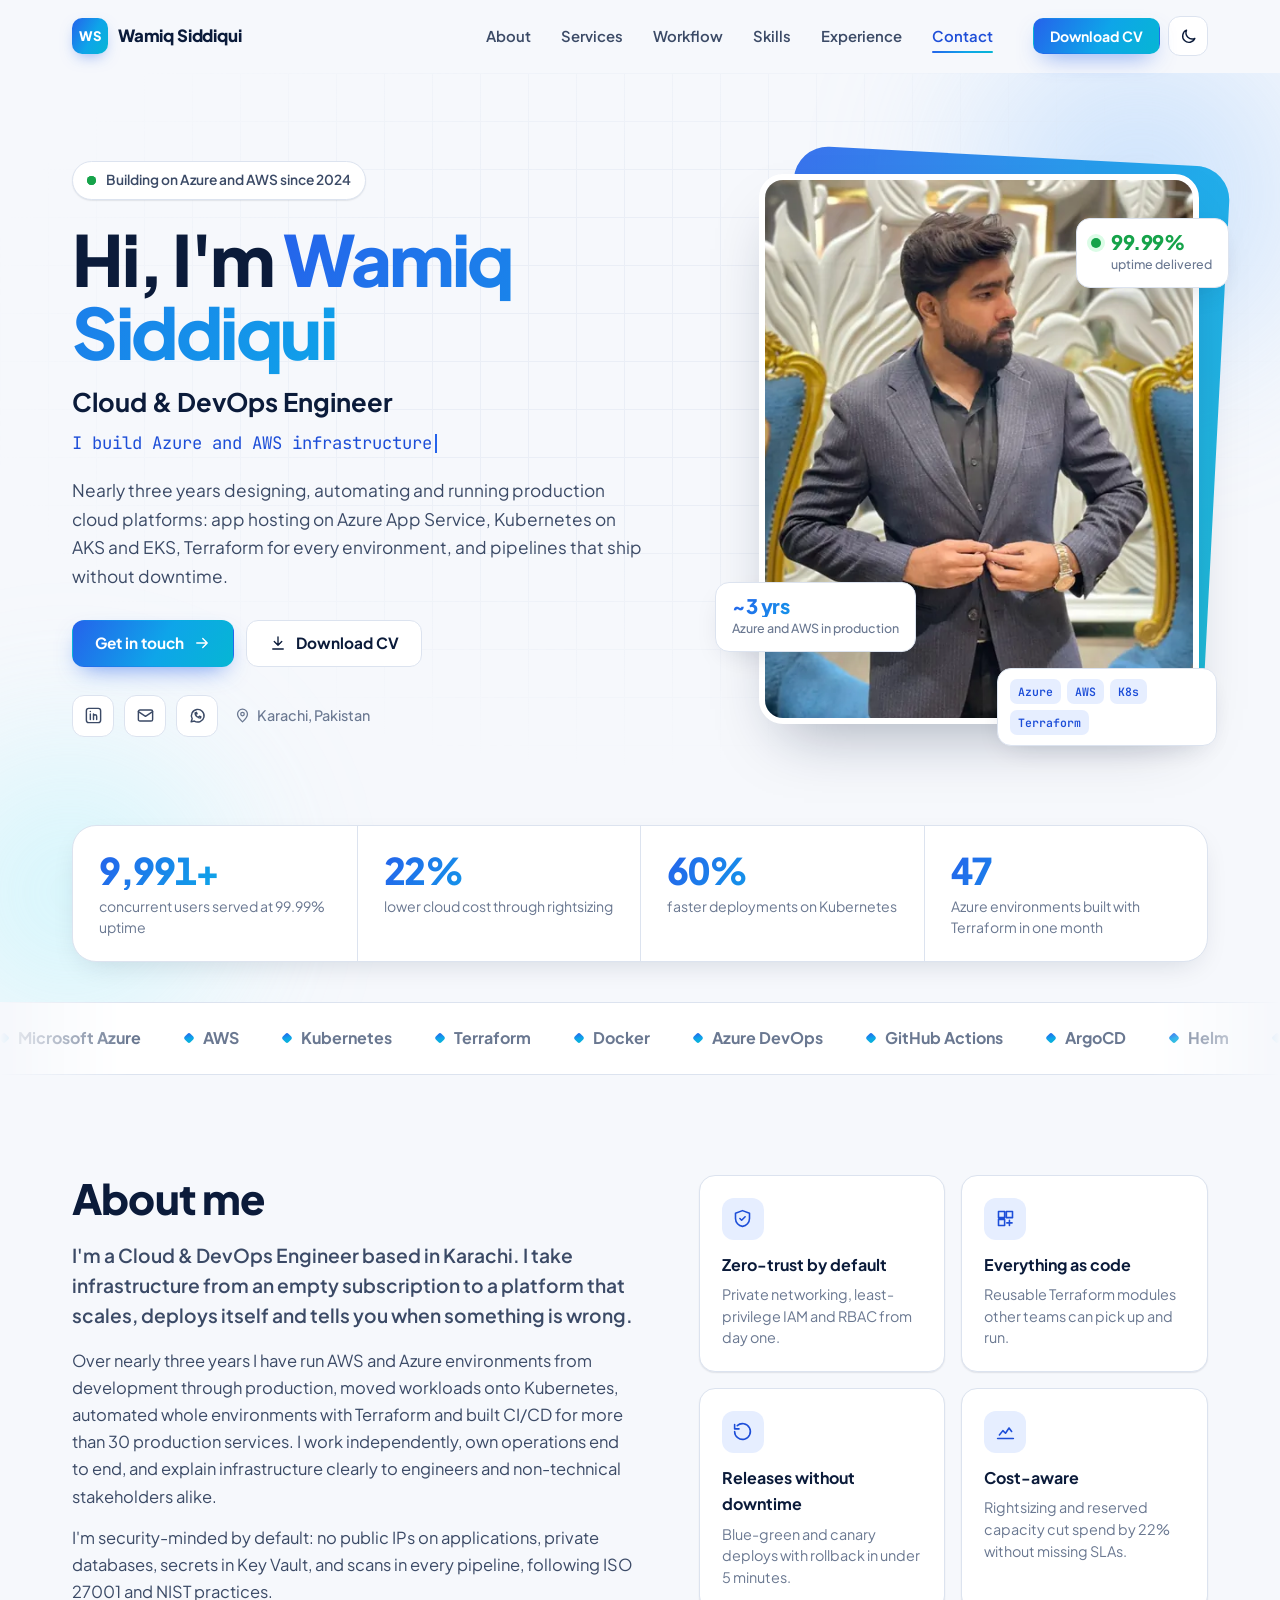
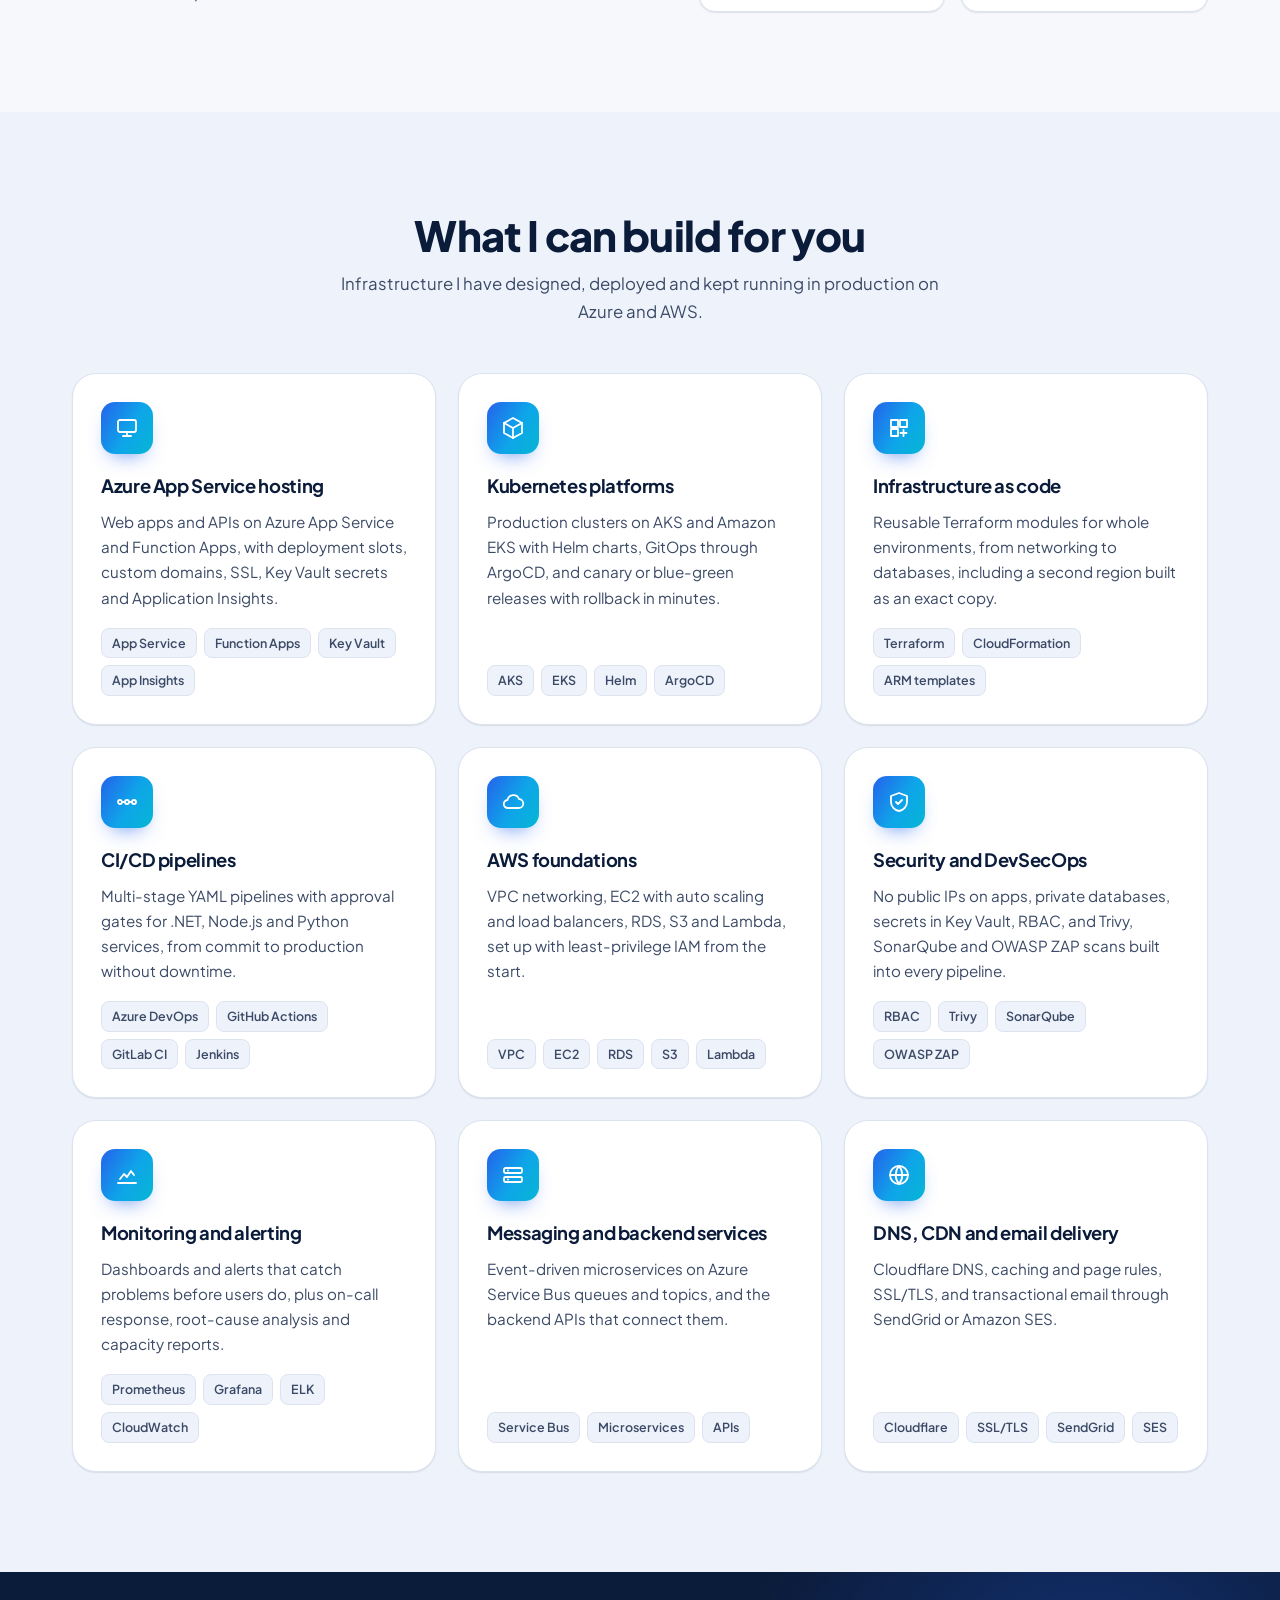
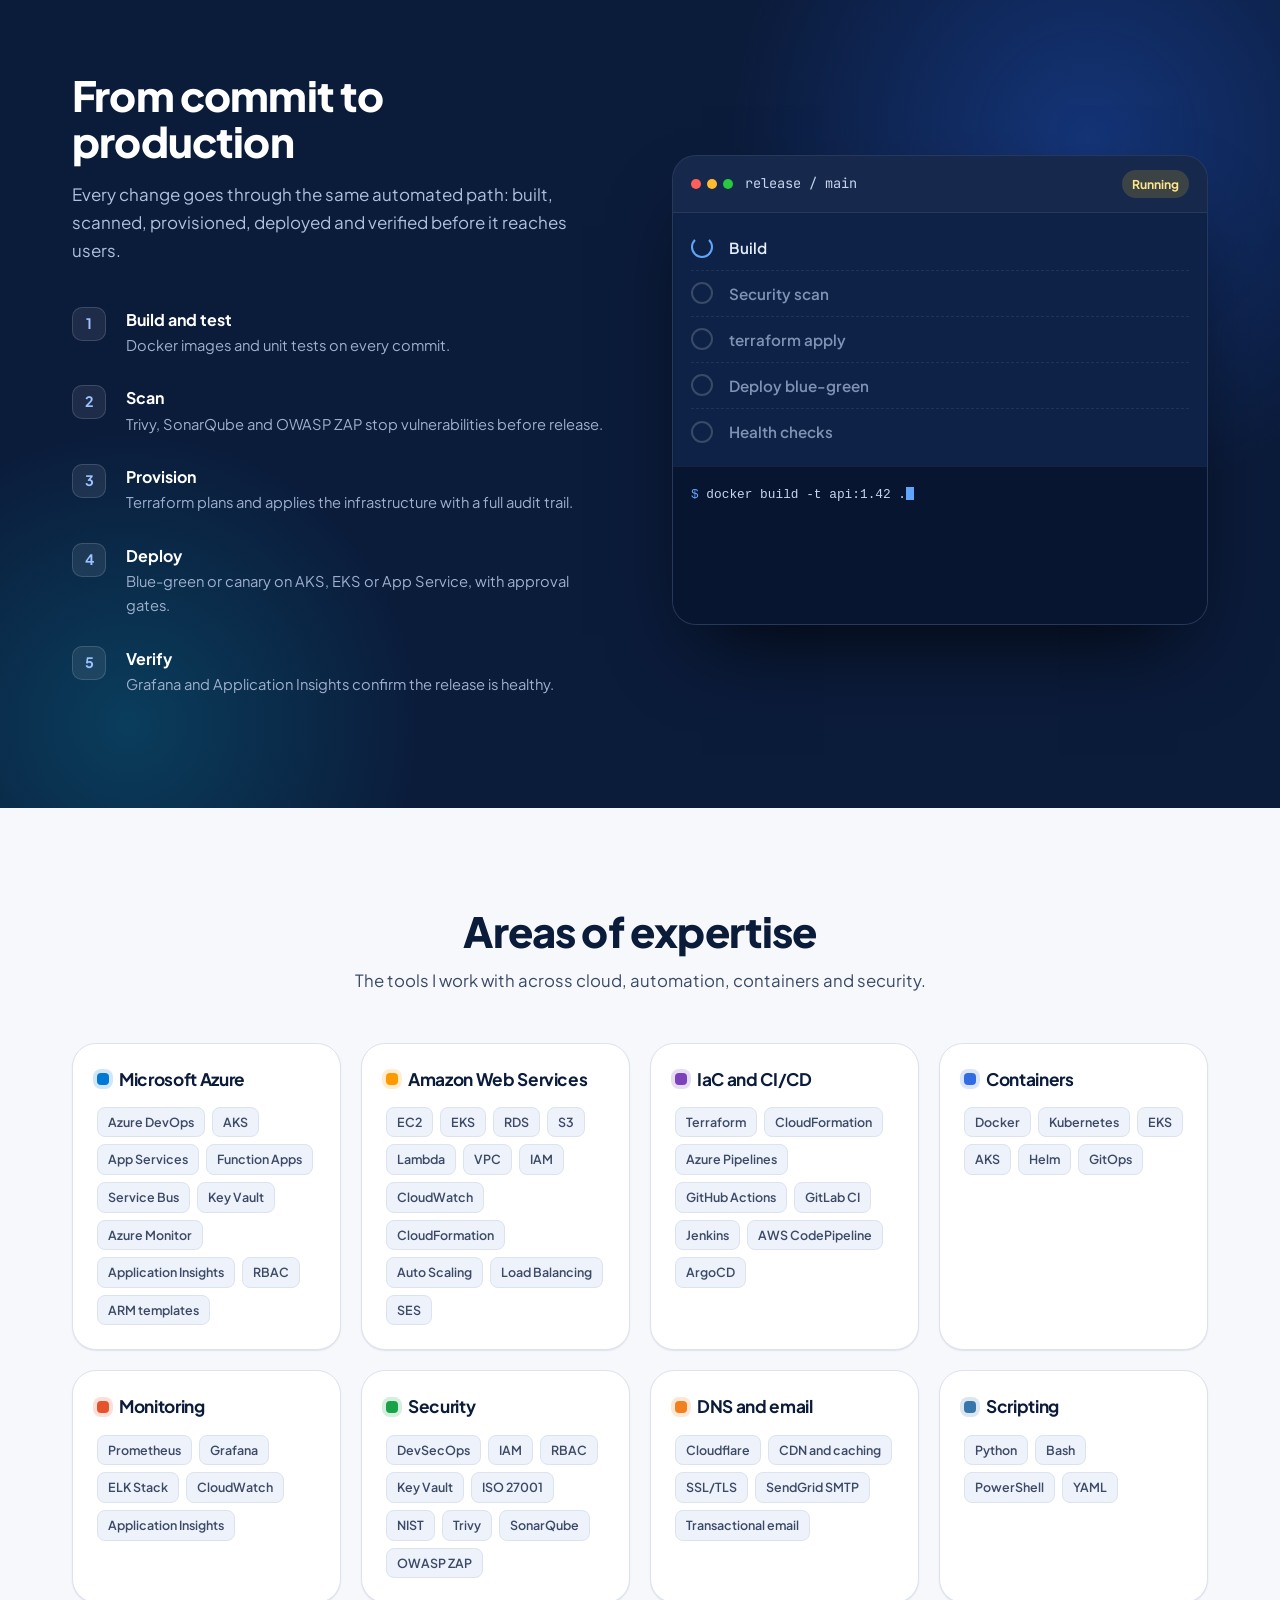
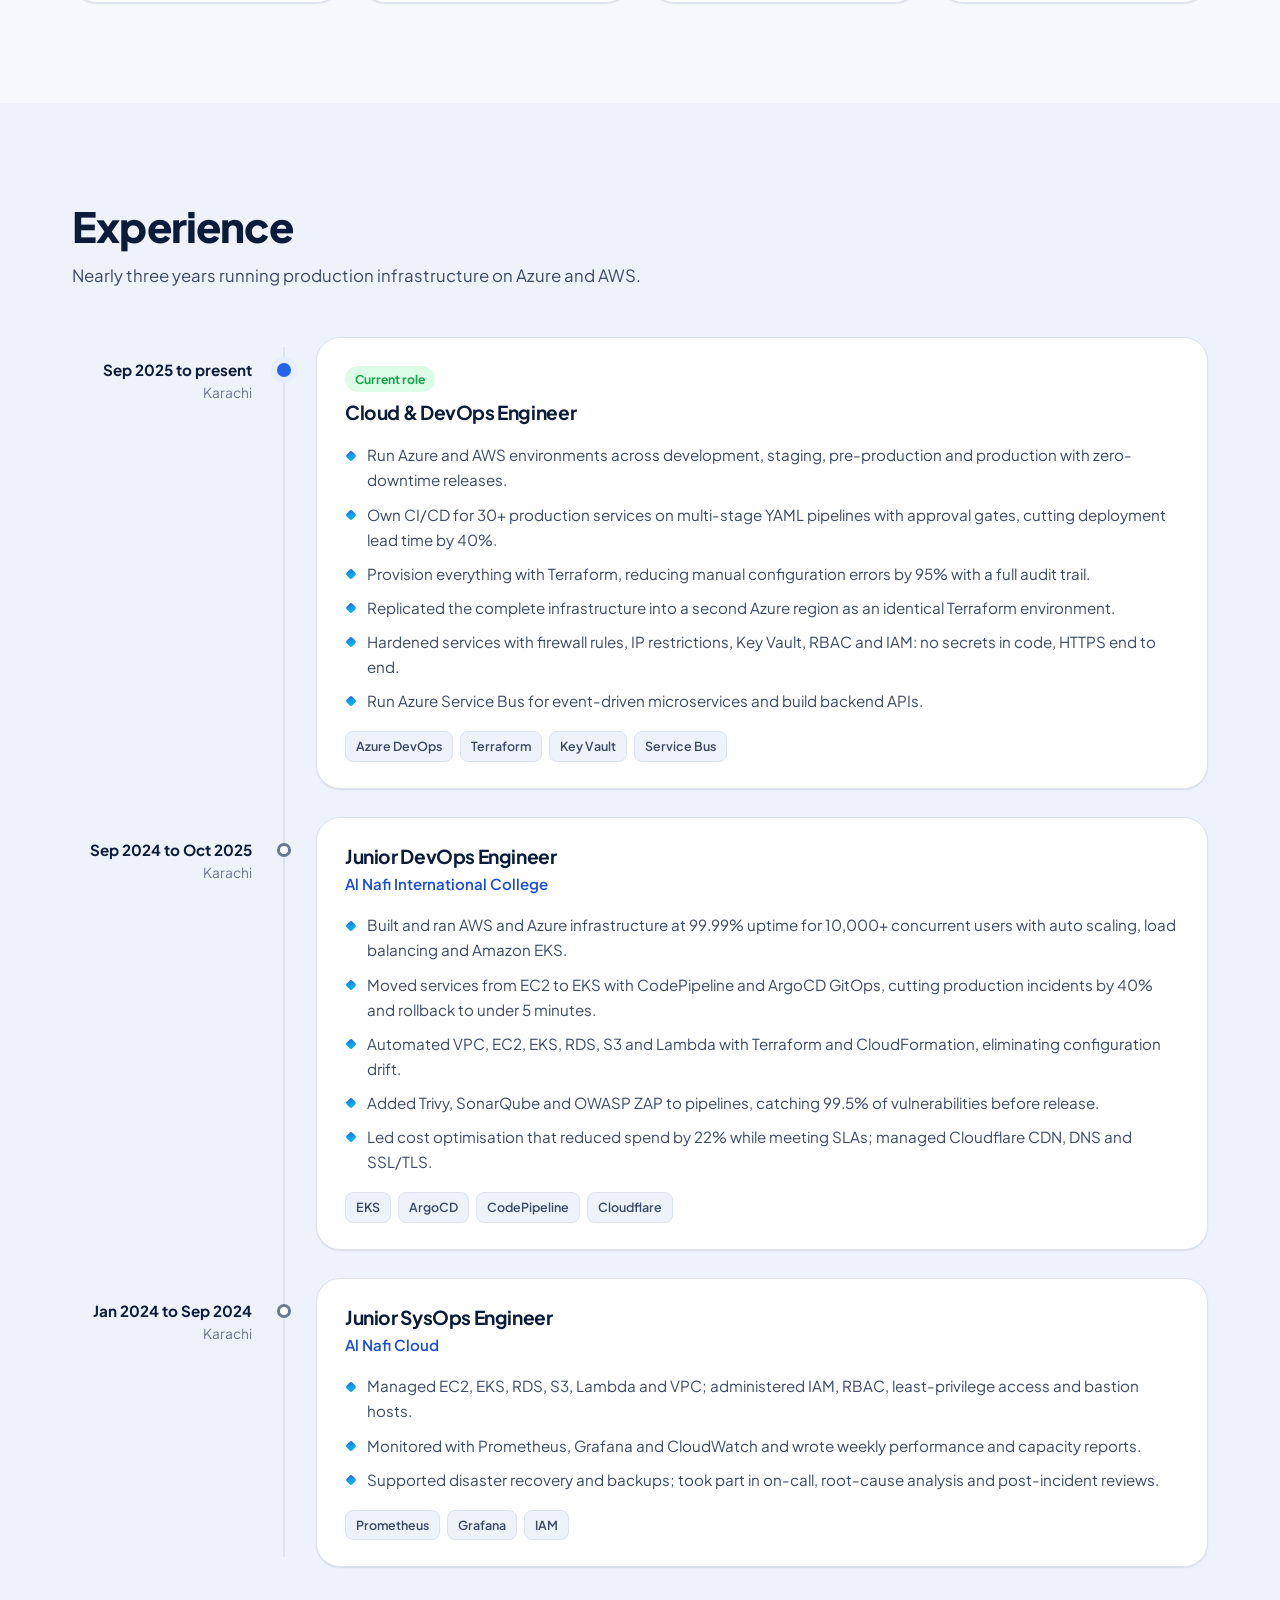
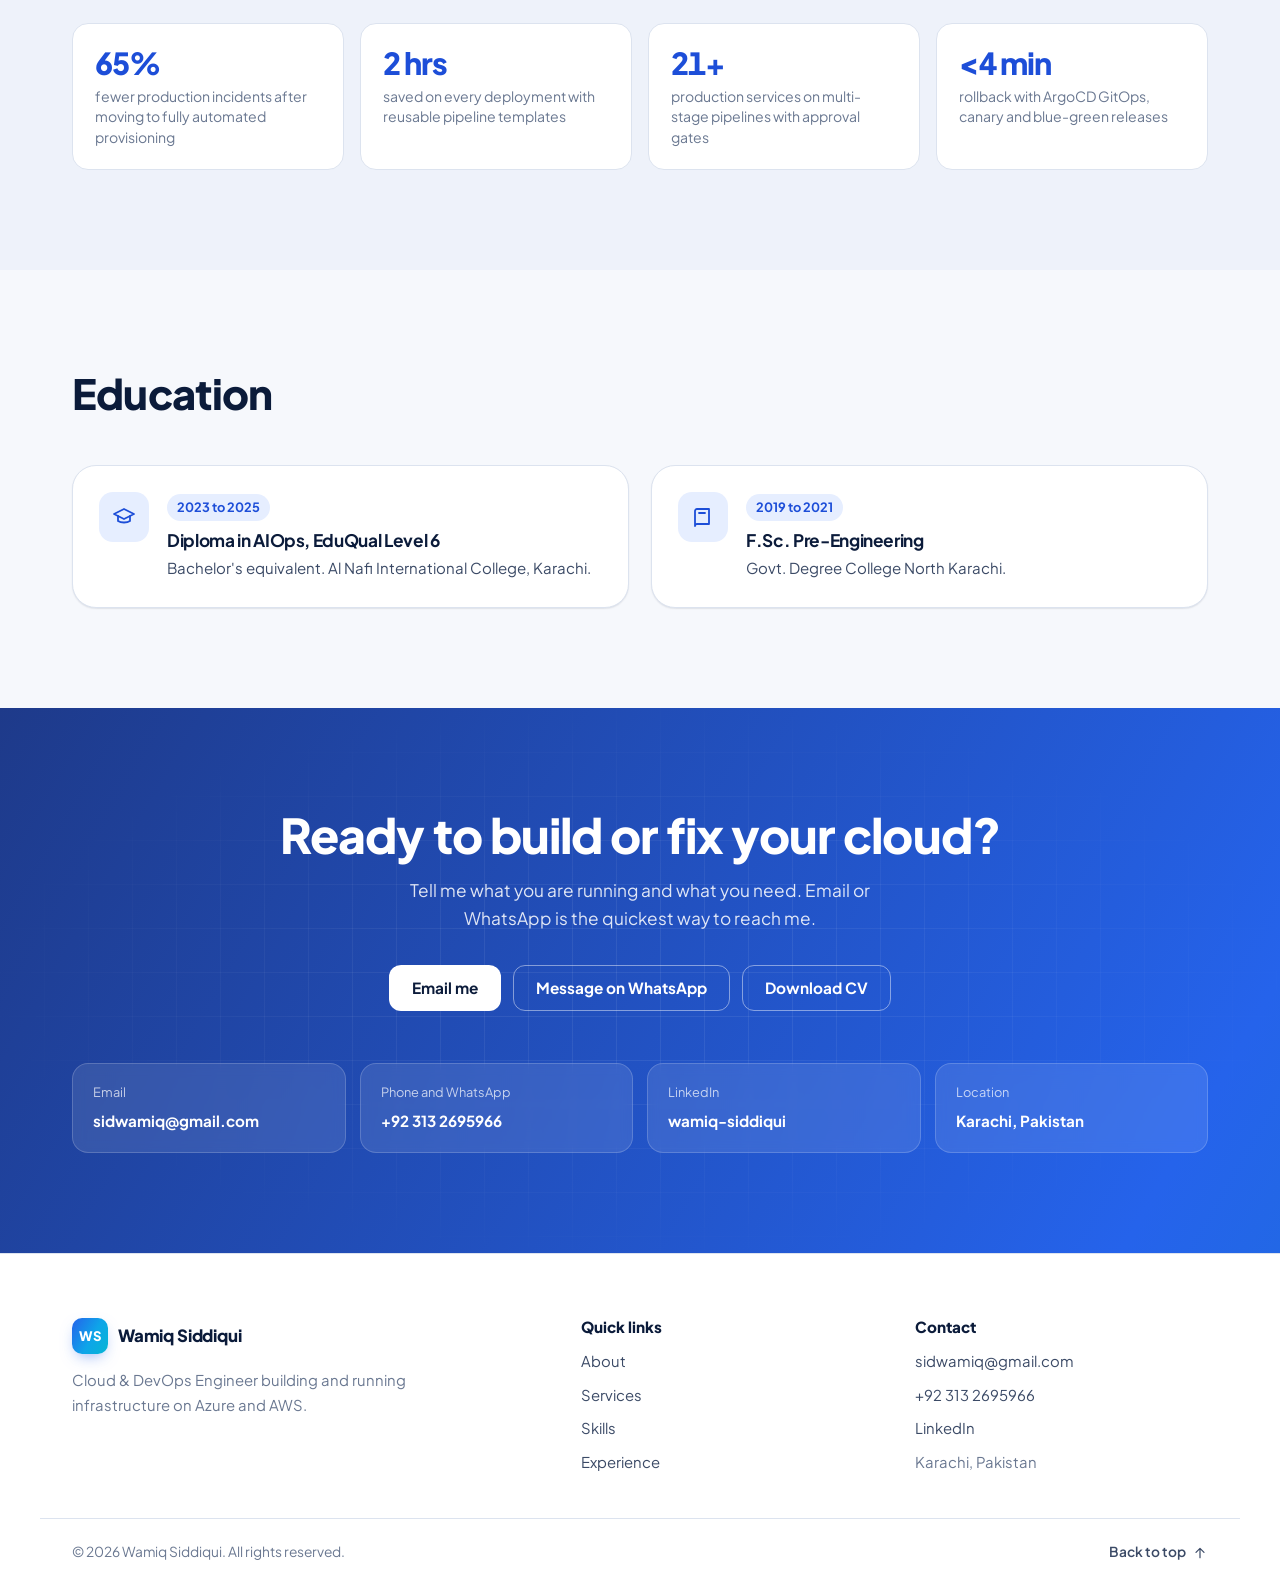
<file: index.html>
<!DOCTYPE html>
<html lang="en">
<head>
<meta charset="utf-8">
<meta name="viewport" content="width=device-width, initial-scale=1">
<title>Wamiq Siddiqui | Cloud &amp; DevOps Engineer</title>
<meta name="description" content="Wamiq Siddiqui is a Cloud & DevOps Engineer in Karachi who builds and runs AWS and Azure infrastructure: Azure App Service, AKS and EKS, Terraform, CI/CD pipelines and monitoring.">
<meta name="theme-color" content="#0B1B3A">
<meta property="og:type" content="profile">
<meta property="og:title" content="Wamiq Siddiqui | Cloud & DevOps Engineer">
<meta property="og:description" content="AWS and Azure infrastructure, Terraform, Kubernetes, CI/CD and monitoring. Based in Karachi, Pakistan.">
<meta property="og:image" content="og-image.jpg">
<meta property="og:image:width" content="1200">
<meta property="og:image:height" content="630">
<meta name="twitter:card" content="summary_large_image">
<link rel="icon" href="favicon.svg" type="image/svg+xml">
<link rel="preload" as="image" href="img/wamiq-800.webp" imagesrcset="img/wamiq-480.webp 480w, img/wamiq-800.webp 800w" imagesizes="(max-width: 900px) 80vw, 440px" type="image/webp">
<link rel="preconnect" href="https://fonts.googleapis.com">
<link rel="preconnect" href="https://fonts.gstatic.com" crossorigin>
<link href="https://fonts.googleapis.com/css2?family=Plus+Jakarta+Sans:wght@400;500;600;700;800&family=JetBrains+Mono:wght@400;500;600&display=swap" rel="stylesheet">
<link rel="stylesheet" href="styles.css">
<script>
  try { var t = localStorage.getItem('theme'); if (t) document.documentElement.setAttribute('data-theme', t); } catch (e) {}
  document.documentElement.classList.add('js');
</script>
<script type="application/ld+json">
{
  "@context": "https://schema.org",
  "@type": "Person",
  "name": "Wamiq Siddiqui",
  "jobTitle": "Cloud & DevOps Engineer",
  "image": "img/wamiq-800.jpg",
  "email": "mailto:sidwamiq@gmail.com",
  "telephone": "+92-313-2695966",
  "address": { "@type": "PostalAddress", "addressLocality": "Karachi", "addressCountry": "PK" },
  "sameAs": ["https://linkedin.com/in/wamiq-siddiqui-sid-412372236"],
  "knowsAbout": ["Microsoft Azure", "Azure App Service", "AWS", "Terraform", "Kubernetes", "Azure DevOps", "CI/CD", "DevSecOps", "Prometheus", "Grafana", "Cloudflare"]
}
</script>
</head>
<body>
<a class="skip" href="#main">Skip to content</a>
<div class="progress" aria-hidden="true"><span id="progress-bar"></span></div>

<header class="nav-bar" id="nav-bar">
  <div class="wrap nav-row">
    <a class="brand" href="#top" aria-label="Wamiq Siddiqui, back to top">
      <span class="brand-mark" aria-hidden="true">WS</span>
      <span>Wamiq Siddiqui</span>
    </a>
    <nav class="nav-links" id="nav-links" aria-label="Sections">
      <a href="#about">About</a>
      <a href="#services">Services</a>
      <a href="#workflow">Workflow</a>
      <a href="#skills">Skills</a>
      <a href="#experience">Experience</a>
      <a href="#contact">Contact</a>
    </nav>
    <div class="nav-tools">
      <a class="btn btn-primary btn-sm nav-cta" href="resume.pdf" download="Wamiq-Siddiqui-CV.pdf">Download CV</a>
      <button class="icon-btn" id="theme-toggle" type="button" aria-label="Switch to dark mode">
        <svg class="i-moon" viewBox="0 0 24 24" aria-hidden="true"><path d="M20 14.5A8 8 0 0 1 9.5 4a8 8 0 1 0 10.5 10.5Z"/></svg>
        <svg class="i-sun" viewBox="0 0 24 24" aria-hidden="true"><circle cx="12" cy="12" r="4"/><path d="M12 2v2M12 20v2M4.9 4.9l1.4 1.4M17.7 17.7l1.4 1.4M2 12h2M20 12h2M4.9 19.1l1.4-1.4M17.7 6.3l1.4-1.4"/></svg>
      </button>
      <button class="icon-btn menu-btn" id="menu-btn" type="button" aria-expanded="false" aria-controls="nav-links" aria-label="Open menu">
        <svg viewBox="0 0 24 24" aria-hidden="true"><path d="M4 7h16M4 12h16M4 17h16"/></svg>
      </button>
    </div>
  </div>
</header>

<main id="main">
  <!-- Hero -->
  <section class="hero" id="top">
    <div class="hero-bg" aria-hidden="true"><span class="blob b1"></span><span class="blob b2"></span><span class="grid-lines"></span></div>
    <div class="wrap hero-grid">
      <div class="hero-copy">
        <p class="pill load" style="--d:0"><span class="pulse" aria-hidden="true"></span>Building on Azure and AWS since 2024</p>
        <h1 class="load" style="--d:1">Hi, I'm <span class="name-grad">Wamiq Siddiqui</span></h1>
        <p class="hero-role load" style="--d:2">Cloud &amp; DevOps Engineer</p>
        <p class="hero-typed load" style="--d:3" aria-label="I build Azure and AWS infrastructure, Kubernetes platforms, Terraform automation and CI/CD pipelines">
          <span aria-hidden="true">I build&nbsp;</span><span class="typed" id="typed" aria-hidden="true">Azure and AWS infrastructure</span><span class="caret" aria-hidden="true"></span>
        </p>
        <p class="hero-lede load" style="--d:4">Nearly three years designing, automating and running production cloud platforms: app hosting on Azure App Service, Kubernetes on AKS and EKS, Terraform for every environment, and pipelines that ship without downtime.</p>
        <div class="hero-actions load" style="--d:5">
          <a class="btn btn-primary" href="#contact">Get in touch
            <svg viewBox="0 0 24 24" aria-hidden="true"><path d="M5 12h14M13 6l6 6-6 6"/></svg></a>
          <a class="btn btn-outline" href="resume.pdf" download="Wamiq-Siddiqui-CV.pdf">
            <svg viewBox="0 0 24 24" aria-hidden="true"><path d="M12 4v11M7 10l5 5 5-5M5 20h14"/></svg>Download CV</a>
        </div>
        <ul class="hero-social load" style="--d:6" aria-label="Contact links">
          <li><a href="https://linkedin.com/in/wamiq-siddiqui-sid-412372236" rel="noopener" target="_blank" aria-label="LinkedIn"><svg viewBox="0 0 24 24" aria-hidden="true"><rect x="3" y="3" width="18" height="18" rx="3"/><path d="M8 10v7M8 7v.01M12 17v-4a2 2 0 0 1 4 0v4M12 10v7"/></svg></a></li>
          <li><a href="mailto:sidwamiq@gmail.com" aria-label="Email"><svg viewBox="0 0 24 24" aria-hidden="true"><rect x="3" y="5" width="18" height="14" rx="2"/><path d="m3 7 9 6 9-6"/></svg></a></li>
          <li><a href="https://wa.me/923132695966" rel="noopener" target="_blank" aria-label="WhatsApp"><svg viewBox="0 0 24 24" aria-hidden="true"><path d="M4 20l1.3-3.9A8 8 0 1 1 8 19z"/><path d="M9 9.5c.3 2 2.5 4.2 4.5 4.5l1-1.2 1.8.9-.6 1.6c-3.3.2-6.9-3.4-6.7-6.7l1.6-.6.9 1.8z"/></svg></a></li>
          <li class="loc"><svg viewBox="0 0 24 24" aria-hidden="true"><path d="M12 21s-7-6.2-7-11a7 7 0 0 1 14 0c0 4.8-7 11-7 11z"/><circle cx="12" cy="10" r="2.5"/></svg>Karachi, Pakistan</li>
        </ul>
      </div>

      <div class="hero-photo load-photo">
        <div class="ring" aria-hidden="true"></div>
        <div class="photo-frame">
          <picture>
            <source type="image/webp" srcset="img/wamiq-480.webp 480w, img/wamiq-800.webp 800w" sizes="(max-width: 900px) 80vw, 440px">
            <img src="img/wamiq-800.jpg" srcset="img/wamiq-480.jpg 480w, img/wamiq-800.jpg 800w" sizes="(max-width: 900px) 80vw, 440px" alt="Wamiq Siddiqui in a navy pinstripe blazer" width="800" height="1000" fetchpriority="high">
          </picture>
        </div>
        <div class="float-badge fb-years"><strong><span data-count="3" data-prefix="~">~3</span> yrs</strong><span>Azure and AWS in production</span></div>
        <div class="float-badge fb-uptime"><span class="dot-ok" aria-hidden="true"></span><strong>99.99%</strong><span>uptime delivered</span></div>
        <div class="float-badge fb-stack" aria-hidden="true"><span>Azure</span><span>AWS</span><span>K8s</span><span>Terraform</span></div>
      </div>
    </div>

    <div class="wrap">
      <ul class="stats reveal" aria-label="Highlights">
        <li><strong><span data-count="10000" data-suffix="+">10,000+</span></strong><span>concurrent users served at 99.99% uptime</span></li>
        <li><strong><span data-count="22" data-suffix="%">22%</span></strong><span>lower cloud cost through rightsizing</span></li>
        <li><strong><span data-count="60" data-suffix="%">60%</span></strong><span>faster deployments on Kubernetes</span></li>
        <li><strong><span data-count="47">47</span></strong><span>Azure environments built with Terraform in one month</span></li>
      </ul>
    </div>
  </section>

  <!-- Tech marquee -->
  <div class="marquee" aria-label="Technologies I use">
    <div class="marquee-track">
      <ul>
        <li>Microsoft Azure</li><li>AWS</li><li>Kubernetes</li><li>Terraform</li><li>Docker</li><li>Azure DevOps</li><li>GitHub Actions</li><li>ArgoCD</li><li>Helm</li><li>Prometheus</li><li>Grafana</li><li>Cloudflare</li><li>Jenkins</li><li>Python</li>
      </ul>
      <ul aria-hidden="true">
        <li>Microsoft Azure</li><li>AWS</li><li>Kubernetes</li><li>Terraform</li><li>Docker</li><li>Azure DevOps</li><li>GitHub Actions</li><li>ArgoCD</li><li>Helm</li><li>Prometheus</li><li>Grafana</li><li>Cloudflare</li><li>Jenkins</li><li>Python</li>
      </ul>
    </div>
  </div>

  <!-- About -->
  <section class="section" id="about" aria-labelledby="about-title">
    <div class="wrap about-grid">
      <div class="reveal">
        <h2 id="about-title">About me</h2>
        <p class="about-lead">I'm a Cloud &amp; DevOps Engineer based in Karachi. I take infrastructure from an empty subscription to a platform that scales, deploys itself and tells you when something is wrong.</p>
        <p>Over nearly three years I have run AWS and Azure environments from development through production, moved workloads onto Kubernetes, automated whole environments with Terraform and built CI/CD for more than 30 production services. I work independently, own operations end to end, and explain infrastructure clearly to engineers and non-technical stakeholders alike.</p>
        <p>I'm security-minded by default: no public IPs on applications, private databases, secrets in Key Vault, and scans in every pipeline, following ISO 27001 and NIST practices.</p>
      </div>
      <ul class="about-cards reveal" aria-label="How I work">
        <li style="--i:0"><span class="ic" aria-hidden="true"><svg viewBox="0 0 24 24"><path d="M12 3 4 6v6c0 4.5 3.4 8.3 8 9 4.6-.7 8-4.5 8-9V6z"/><path d="m9 12 2 2 4-4"/></svg></span><b>Zero-trust by default</b><span>Private networking, least-privilege IAM and RBAC from day one.</span></li>
        <li style="--i:1"><span class="ic" aria-hidden="true"><svg viewBox="0 0 24 24"><path d="M4 4h7v7H4zM13 4h7v7h-7zM4 13h7v7H4z"/><path d="M16.5 14v6M13.5 17h6"/></svg></span><b>Everything as code</b><span>Reusable Terraform modules other teams can pick up and run.</span></li>
        <li style="--i:2"><span class="ic" aria-hidden="true"><svg viewBox="0 0 24 24"><path d="M3 12a9 9 0 1 0 3-6.7"/><path d="M3 4v5h5"/></svg></span><b>Releases without downtime</b><span>Blue-green and canary deploys with rollback in under 5 minutes.</span></li>
        <li style="--i:3"><span class="ic" aria-hidden="true"><svg viewBox="0 0 24 24"><path d="M3 20h18"/><path d="M5 16l4-5 3 3 4-6 3 4"/></svg></span><b>Cost-aware</b><span>Rightsizing and reserved capacity cut spend by 22% without missing SLAs.</span></li>
      </ul>
    </div>
  </section>

  <!-- Services -->
  <section class="section section-tint" id="services" aria-labelledby="services-title">
    <div class="wrap">
      <div class="section-head center reveal">
        <h2 id="services-title">What I can build for you</h2>
        <p>Infrastructure I have designed, deployed and kept running in production on Azure and AWS.</p>
      </div>
      <div class="svc-grid">
        <article class="svc reveal" style="--i:0">
          <span class="svc-icon" aria-hidden="true"><svg viewBox="0 0 24 24"><rect x="3" y="4" width="18" height="12" rx="2"/><path d="M8 20h8M12 16v4"/></svg></span>
          <h3>Azure App Service hosting</h3>
          <p>Web apps and APIs on Azure App Service and Function Apps, with deployment slots, custom domains, SSL, Key Vault secrets and Application Insights.</p>
          <ul class="chips"><li>App Service</li><li>Function Apps</li><li>Key Vault</li><li>App Insights</li></ul>
        </article>
        <article class="svc reveal" style="--i:1">
          <span class="svc-icon" aria-hidden="true"><svg viewBox="0 0 24 24"><path d="M12 2 21 7v10l-9 5-9-5V7z"/><path d="M12 22V12M21 7l-9 5-9-5"/></svg></span>
          <h3>Kubernetes platforms</h3>
          <p>Production clusters on AKS and Amazon EKS with Helm charts, GitOps through ArgoCD, and canary or blue-green releases with rollback in minutes.</p>
          <ul class="chips"><li>AKS</li><li>EKS</li><li>Helm</li><li>ArgoCD</li></ul>
        </article>
        <article class="svc reveal" style="--i:2">
          <span class="svc-icon" aria-hidden="true"><svg viewBox="0 0 24 24"><path d="M4 4h7v7H4zM13 4h7v7h-7zM4 13h7v7H4z"/><path d="M16.5 14v6M13.5 17h6"/></svg></span>
          <h3>Infrastructure as code</h3>
          <p>Reusable Terraform modules for whole environments, from networking to databases, including a second region built as an exact copy.</p>
          <ul class="chips"><li>Terraform</li><li>CloudFormation</li><li>ARM templates</li></ul>
        </article>
        <article class="svc reveal" style="--i:0">
          <span class="svc-icon" aria-hidden="true"><svg viewBox="0 0 24 24"><circle cx="5" cy="12" r="2"/><circle cx="12" cy="12" r="2"/><circle cx="19" cy="12" r="2"/><path d="M7 12h3M14 12h3"/></svg></span>
          <h3>CI/CD pipelines</h3>
          <p>Multi-stage YAML pipelines with approval gates for .NET, Node.js and Python services, from commit to production without downtime.</p>
          <ul class="chips"><li>Azure DevOps</li><li>GitHub Actions</li><li>GitLab CI</li><li>Jenkins</li></ul>
        </article>
        <article class="svc reveal" style="--i:1">
          <span class="svc-icon" aria-hidden="true"><svg viewBox="0 0 24 24"><path d="M7 18a4 4 0 0 1-.5-8A6 6 0 0 1 18 9a4.5 4.5 0 0 1-.5 9z"/></svg></span>
          <h3>AWS foundations</h3>
          <p>VPC networking, EC2 with auto scaling and load balancers, RDS, S3 and Lambda, set up with least-privilege IAM from the start.</p>
          <ul class="chips"><li>VPC</li><li>EC2</li><li>RDS</li><li>S3</li><li>Lambda</li></ul>
        </article>
        <article class="svc reveal" style="--i:2">
          <span class="svc-icon" aria-hidden="true"><svg viewBox="0 0 24 24"><path d="M12 3 4 6v6c0 4.5 3.4 8.3 8 9 4.6-.7 8-4.5 8-9V6z"/><path d="m9 12 2 2 4-4"/></svg></span>
          <h3>Security and DevSecOps</h3>
          <p>No public IPs on apps, private databases, secrets in Key Vault, RBAC, and Trivy, SonarQube and OWASP ZAP scans built into every pipeline.</p>
          <ul class="chips"><li>RBAC</li><li>Trivy</li><li>SonarQube</li><li>OWASP ZAP</li></ul>
        </article>
        <article class="svc reveal" style="--i:0">
          <span class="svc-icon" aria-hidden="true"><svg viewBox="0 0 24 24"><path d="M3 20h18"/><path d="M5 16l4-5 3 3 4-6 3 4"/></svg></span>
          <h3>Monitoring and alerting</h3>
          <p>Dashboards and alerts that catch problems before users do, plus on-call response, root-cause analysis and capacity reports.</p>
          <ul class="chips"><li>Prometheus</li><li>Grafana</li><li>ELK</li><li>CloudWatch</li></ul>
        </article>
        <article class="svc reveal" style="--i:1">
          <span class="svc-icon" aria-hidden="true"><svg viewBox="0 0 24 24"><rect x="3" y="5" width="18" height="5" rx="1.5"/><rect x="3" y="14" width="18" height="5" rx="1.5"/><path d="M7 7.5h.01M7 16.5h.01"/></svg></span>
          <h3>Messaging and backend services</h3>
          <p>Event-driven microservices on Azure Service Bus queues and topics, and the backend APIs that connect them.</p>
          <ul class="chips"><li>Service Bus</li><li>Microservices</li><li>APIs</li></ul>
        </article>
        <article class="svc reveal" style="--i:2">
          <span class="svc-icon" aria-hidden="true"><svg viewBox="0 0 24 24"><circle cx="12" cy="12" r="9"/><path d="M3 12h18M12 3a14 14 0 0 1 0 18M12 3a14 14 0 0 0 0 18"/></svg></span>
          <h3>DNS, CDN and email delivery</h3>
          <p>Cloudflare DNS, caching and page rules, SSL/TLS, and transactional email through SendGrid or Amazon SES.</p>
          <ul class="chips"><li>Cloudflare</li><li>SSL/TLS</li><li>SendGrid</li><li>SES</li></ul>
        </article>
      </div>
    </div>
  </section>

  <!-- Workflow -->
  <section class="section section-dark" id="workflow" aria-labelledby="flow-title">
    <div class="wrap flow-grid">
      <div class="reveal">
        <h2 id="flow-title">From commit to production</h2>
        <p class="flow-lead">Every change goes through the same automated path: built, scanned, provisioned, deployed and verified before it reaches users.</p>
        <ol class="flow-steps">
          <li><b>Build and test</b><span>Docker images and unit tests on every commit.</span></li>
          <li><b>Scan</b><span>Trivy, SonarQube and OWASP ZAP stop vulnerabilities before release.</span></li>
          <li><b>Provision</b><span>Terraform plans and applies the infrastructure with a full audit trail.</span></li>
          <li><b>Deploy</b><span>Blue-green or canary on AKS, EKS or App Service, with approval gates.</span></li>
          <li><b>Verify</b><span>Grafana and Application Insights confirm the release is healthy.</span></li>
        </ol>
      </div>
      <div class="pipe-card reveal" id="pipe" aria-label="Example pipeline run">
        <div class="pipe-head">
          <span class="dots" aria-hidden="true"><i></i><i></i><i></i></span>
          <span class="pipe-title">release / main</span>
          <span class="pipe-status" id="pipe-status">Running</span>
        </div>
        <ol class="stages">
          <li><span class="tick" aria-hidden="true"></span><b>Build</b><span class="t">42s</span></li>
          <li><span class="tick" aria-hidden="true"></span><b>Security scan</b><span class="t">1m 08s</span></li>
          <li><span class="tick" aria-hidden="true"></span><b>terraform apply</b><span class="t">2m 31s</span></li>
          <li><span class="tick" aria-hidden="true"></span><b>Deploy blue-green</b><span class="t">1m 54s</span></li>
          <li><span class="tick" aria-hidden="true"></span><b>Health checks</b><span class="t">36s</span></li>
        </ol>
        <pre class="term" aria-hidden="true"><code id="term"></code><span class="term-caret"></span></pre>
      </div>
    </div>
  </section>

  <!-- Skills -->
  <section class="section" id="skills" aria-labelledby="skills-title">
    <div class="wrap">
      <div class="section-head center reveal">
        <h2 id="skills-title">Areas of expertise</h2>
        <p>The tools I work with across cloud, automation, containers and security.</p>
      </div>
      <div class="skill-grid">
        <div class="skill-card reveal" style="--i:0"><h3><span class="sk-dot" style="--c:#0078D4"></span>Microsoft Azure</h3><ul class="chips"><li>Azure DevOps</li><li>AKS</li><li>App Services</li><li>Function Apps</li><li>Service Bus</li><li>Key Vault</li><li>Azure Monitor</li><li>Application Insights</li><li>RBAC</li><li>ARM templates</li></ul></div>
        <div class="skill-card reveal" style="--i:1"><h3><span class="sk-dot" style="--c:#FF9900"></span>Amazon Web Services</h3><ul class="chips"><li>EC2</li><li>EKS</li><li>RDS</li><li>S3</li><li>Lambda</li><li>VPC</li><li>IAM</li><li>CloudWatch</li><li>CloudFormation</li><li>Auto Scaling</li><li>Load Balancing</li><li>SES</li></ul></div>
        <div class="skill-card reveal" style="--i:2"><h3><span class="sk-dot" style="--c:#7B42BC"></span>IaC and CI/CD</h3><ul class="chips"><li>Terraform</li><li>CloudFormation</li><li>Azure Pipelines</li><li>GitHub Actions</li><li>GitLab CI</li><li>Jenkins</li><li>AWS CodePipeline</li><li>ArgoCD</li></ul></div>
        <div class="skill-card reveal" style="--i:3"><h3><span class="sk-dot" style="--c:#326CE5"></span>Containers</h3><ul class="chips"><li>Docker</li><li>Kubernetes</li><li>EKS</li><li>AKS</li><li>Helm</li><li>GitOps</li></ul></div>
        <div class="skill-card reveal" style="--i:0"><h3><span class="sk-dot" style="--c:#E6522C"></span>Monitoring</h3><ul class="chips"><li>Prometheus</li><li>Grafana</li><li>ELK Stack</li><li>CloudWatch</li><li>Application Insights</li></ul></div>
        <div class="skill-card reveal" style="--i:1"><h3><span class="sk-dot" style="--c:#16A34A"></span>Security</h3><ul class="chips"><li>DevSecOps</li><li>IAM</li><li>RBAC</li><li>Key Vault</li><li>ISO 27001</li><li>NIST</li><li>Trivy</li><li>SonarQube</li><li>OWASP ZAP</li></ul></div>
        <div class="skill-card reveal" style="--i:2"><h3><span class="sk-dot" style="--c:#F38020"></span>DNS and email</h3><ul class="chips"><li>Cloudflare</li><li>CDN and caching</li><li>SSL/TLS</li><li>SendGrid SMTP</li><li>Transactional email</li></ul></div>
        <div class="skill-card reveal" style="--i:3"><h3><span class="sk-dot" style="--c:#3776AB"></span>Scripting</h3><ul class="chips"><li>Python</li><li>Bash</li><li>PowerShell</li><li>YAML</li></ul></div>
      </div>
    </div>
  </section>

  <!-- Experience -->
  <section class="section section-tint" id="experience" aria-labelledby="exp-title">
    <div class="wrap">
      <div class="section-head reveal">
        <h2 id="exp-title">Experience</h2>
        <p>Nearly three years running production infrastructure on Azure and AWS.</p>
      </div>
      <ol class="timeline" id="timeline">
        <li class="rail" aria-hidden="true"><span id="rail-fill"></span></li>
        <li class="job current reveal">
          <div class="job-meta"><span class="job-date">Sep 2025 to present</span><span class="job-place">Karachi</span></div>
          <div class="job-body">
            <span class="now">Current role</span>
            <h3>Cloud &amp; DevOps Engineer</h3>
            <ul>
              <li>Run Azure and AWS environments across development, staging, pre-production and production with zero-downtime releases.</li>
              <li>Own CI/CD for 30+ production services on multi-stage YAML pipelines with approval gates, cutting deployment lead time by 40%.</li>
              <li>Provision everything with Terraform, reducing manual configuration errors by 95% with a full audit trail.</li>
              <li>Replicated the complete infrastructure into a second Azure region as an identical Terraform environment.</li>
              <li>Hardened services with firewall rules, IP restrictions, Key Vault, RBAC and IAM: no secrets in code, HTTPS end to end.</li>
              <li>Run Azure Service Bus for event-driven microservices and build backend APIs.</li>
            </ul>
            <ul class="chips"><li>Azure DevOps</li><li>Terraform</li><li>Key Vault</li><li>Service Bus</li></ul>
          </div>
        </li>
        <li class="job reveal">
          <div class="job-meta"><span class="job-date">Sep 2024 to Oct 2025</span><span class="job-place">Karachi</span></div>
          <div class="job-body">
            <h3>Junior DevOps Engineer</h3>
            <p class="job-org">Al Nafi International College</p>
            <ul>
              <li>Built and ran AWS and Azure infrastructure at 99.99% uptime for 10,000+ concurrent users with auto scaling, load balancing and Amazon EKS.</li>
              <li>Moved services from EC2 to EKS with CodePipeline and ArgoCD GitOps, cutting production incidents by 40% and rollback to under 5 minutes.</li>
              <li>Automated VPC, EC2, EKS, RDS, S3 and Lambda with Terraform and CloudFormation, eliminating configuration drift.</li>
              <li>Added Trivy, SonarQube and OWASP ZAP to pipelines, catching 99.5% of vulnerabilities before release.</li>
              <li>Led cost optimisation that reduced spend by 22% while meeting SLAs; managed Cloudflare CDN, DNS and SSL/TLS.</li>
            </ul>
            <ul class="chips"><li>EKS</li><li>ArgoCD</li><li>CodePipeline</li><li>Cloudflare</li></ul>
          </div>
        </li>
        <li class="job reveal">
          <div class="job-meta"><span class="job-date">Jan 2024 to Sep 2024</span><span class="job-place">Karachi</span></div>
          <div class="job-body">
            <h3>Junior SysOps Engineer</h3>
            <p class="job-org">Al Nafi Cloud</p>
            <ul>
              <li>Managed EC2, EKS, RDS, S3, Lambda and VPC; administered IAM, RBAC, least-privilege access and bastion hosts.</li>
              <li>Monitored with Prometheus, Grafana and CloudWatch and wrote weekly performance and capacity reports.</li>
              <li>Supported disaster recovery and backups; took part in on-call, root-cause analysis and post-incident reviews.</li>
            </ul>
            <ul class="chips"><li>Prometheus</li><li>Grafana</li><li>IAM</li></ul>
          </div>
        </li>
      </ol>

      <div class="wins reveal">
        <div class="win"><strong><span data-count="92" data-suffix="%">92%</span></strong><span>fewer production incidents after moving to fully automated provisioning</span></div>
        <div class="win"><strong><span data-count="3" data-suffix=" hrs">3 hrs</span></strong><span>saved on every deployment with reusable pipeline templates</span></div>
        <div class="win"><strong><span data-count="30" data-suffix="+">30+</span></strong><span>production services on multi-stage pipelines with approval gates</span></div>
        <div class="win"><strong>&lt;<span data-count="5" data-suffix=" min">5 min</span></strong><span>rollback with ArgoCD GitOps, canary and blue-green releases</span></div>
      </div>
    </div>
  </section>

  <!-- Education -->
  <section class="section" id="education" aria-labelledby="edu-title">
    <div class="wrap">
      <div class="section-head reveal">
        <h2 id="edu-title">Education</h2>
      </div>
      <div class="edu-grid">
        <article class="edu-card reveal" style="--i:0">
          <span class="edu-ic" aria-hidden="true"><svg viewBox="0 0 24 24"><path d="M2 9l10-5 10 5-10 5z"/><path d="M6 11v5c3 2 9 2 12 0v-5"/></svg></span>
          <div>
            <span class="edu-year">2023 to 2025</span>
            <h3>Diploma in AIOps, EduQual Level 6</h3>
            <p>Bachelor's equivalent. Al Nafi International College, Karachi.</p>
          </div>
        </article>
        <article class="edu-card reveal" style="--i:1">
          <span class="edu-ic" aria-hidden="true"><svg viewBox="0 0 24 24"><path d="M4 19V6a2 2 0 0 1 2-2h12v15H6a2 2 0 0 0-2 2z"/><path d="M8 8h6"/></svg></span>
          <div>
            <span class="edu-year">2019 to 2021</span>
            <h3>F.Sc. Pre-Engineering</h3>
            <p>Govt. Degree College North Karachi.</p>
          </div>
        </article>
      </div>
    </div>
  </section>

  <!-- Contact -->
  <section class="cta" id="contact" aria-labelledby="cta-title">
    <div class="cta-bg" aria-hidden="true"></div>
    <div class="wrap cta-inner reveal">
      <h2 id="cta-title">Ready to build or fix your cloud?</h2>
      <p>Tell me what you are running and what you need. Email or WhatsApp is the quickest way to reach me.</p>
      <div class="cta-actions">
        <a class="btn btn-light" href="mailto:sidwamiq@gmail.com">Email me</a>
        <a class="btn btn-ghost-light" href="https://wa.me/923132695966" rel="noopener" target="_blank">Message on WhatsApp</a>
        <a class="btn btn-ghost-light" href="resume.pdf" download="Wamiq-Siddiqui-CV.pdf">Download CV</a>
      </div>
      <ul class="contact-cards">
        <li><span>Email</span><a href="mailto:sidwamiq@gmail.com">sidwamiq@gmail.com</a></li>
        <li><span>Phone and WhatsApp</span><a href="tel:+923132695966">+92 313 2695966</a></li>
        <li><span>LinkedIn</span><a href="https://linkedin.com/in/wamiq-siddiqui-sid-412372236" rel="noopener" target="_blank">wamiq-siddiqui</a></li>
        <li><span>Location</span><b>Karachi, Pakistan</b></li>
      </ul>
    </div>
  </section>
</main>

<footer class="footer">
  <div class="wrap foot-grid">
    <div>
      <a class="brand" href="#top"><span class="brand-mark" aria-hidden="true">WS</span><span>Wamiq Siddiqui</span></a>
      <p class="foot-about">Cloud &amp; DevOps Engineer building and running infrastructure on Azure and AWS.</p>
    </div>
    <div>
      <h2>Quick links</h2>
      <ul>
        <li><a href="#about">About</a></li>
        <li><a href="#services">Services</a></li>
        <li><a href="#skills">Skills</a></li>
        <li><a href="#experience">Experience</a></li>
      </ul>
    </div>
    <div>
      <h2>Contact</h2>
      <ul>
        <li><a href="mailto:sidwamiq@gmail.com">sidwamiq@gmail.com</a></li>
        <li><a href="tel:+923132695966">+92 313 2695966</a></li>
        <li><a href="https://linkedin.com/in/wamiq-siddiqui-sid-412372236" rel="noopener" target="_blank">LinkedIn</a></li>
        <li>Karachi, Pakistan</li>
      </ul>
    </div>
  </div>
  <div class="wrap foot-bottom">
    <p>&copy; <span id="yr">2026</span> Wamiq Siddiqui. All rights reserved.</p>
    <a class="to-top" href="#top">Back to top
      <svg viewBox="0 0 24 24" aria-hidden="true"><path d="M12 19V5M6 11l6-6 6 6"/></svg></a>
  </div>
</footer>

<script src="main.js" defer></script>
</body>
</html>
</file>
<file: styles.css>
/* Wamiq Siddiqui — Cloud & DevOps portfolio */
:root{
  --bg:#F6F8FC;
  --bg-2:#EEF2FA;
  --surface:#FFFFFF;
  --ink:#0B1B3A;
  --ink-2:#3B4A66;
  --ink-3:#6A7891;
  --line:#DCE3EF;
  --brand:#2563EB;
  --brand-2:#06B6D4;
  --brand-ink:#1D4ED8;
  --brand-soft:#E6EEFF;
  --ok:#16A34A;
  --ok-soft:#DCFCE7;
  --dark:#0B1B3A;
  --grad:linear-gradient(120deg,#2563EB 0%,#0EA5E9 55%,#06B6D4 100%);
  --shadow-sm:0 1px 2px rgba(11,27,58,.06),0 1px 1px rgba(11,27,58,.04);
  --shadow:0 10px 30px -12px rgba(11,27,58,.18);
  --shadow-lg:0 30px 60px -24px rgba(11,27,58,.35);
  --r:16px;
  --r-lg:24px;
  --wrap:1200px;
  --font:"Plus Jakarta Sans",system-ui,-apple-system,"Segoe UI",Roboto,sans-serif;
  --mono:"JetBrains Mono",ui-monospace,SFMono-Regular,Menlo,monospace;
  color-scheme:light;
}
:root[data-theme="dark"]{
  --bg:#070F1F;
  --bg-2:#0B162B;
  --surface:#0F1D36;
  --ink:#EAF0FA;
  --ink-2:#B4C1D8;
  --ink-3:#8494B0;
  --line:#1E2E4C;
  --brand:#4F8BFF;
  --brand-ink:#7FAAFF;
  --brand-soft:#132A55;
  --ok:#34D399;
  --ok-soft:#0F3A2C;
  --shadow:0 10px 30px -12px rgba(0,0,0,.6);
  --shadow-lg:0 30px 60px -24px rgba(0,0,0,.7);
  color-scheme:dark;
}

*,*::before,*::after{box-sizing:border-box}
html{-webkit-text-size-adjust:100%;scroll-behavior:smooth;scroll-padding-top:84px}
body{margin:0;background:var(--bg);color:var(--ink);font-family:var(--font);font-size:16.5px;line-height:1.65;-webkit-font-smoothing:antialiased;overflow-x:hidden}
img,svg{display:block;max-width:100%}
a{color:var(--brand-ink)}
h1,h2,h3{margin:0;color:var(--ink);letter-spacing:-.02em}
h2{font-size:clamp(1.9rem,3.6vw,2.6rem);line-height:1.12;font-weight:800}
h3{font-size:1.08rem;line-height:1.35;font-weight:700}
p{margin:0}
ul,ol{margin:0;padding:0;list-style:none}
:focus-visible{outline:3px solid var(--brand);outline-offset:3px;border-radius:6px}
svg{fill:none;stroke:currentColor;stroke-width:1.8;stroke-linecap:round;stroke-linejoin:round}

.wrap{max-width:var(--wrap);margin:0 auto;padding:0 32px}
.skip{position:absolute;left:-999px;top:10px;z-index:100;background:var(--ink);color:var(--bg);padding:8px 14px;border-radius:8px}
.skip:focus{left:12px}

/* scroll progress */
.progress{position:fixed;inset:0 0 auto 0;height:3px;z-index:60;pointer-events:none}
.progress span{display:block;height:100%;width:100%;background:var(--grad);transform-origin:0 50%;transform:scaleX(0)}

/* nav */
.nav-bar{position:sticky;top:0;z-index:50;transition:background .3s,box-shadow .3s,border-color .3s;border-bottom:1px solid transparent}
.nav-bar.scrolled{background:color-mix(in srgb,var(--bg) 82%,transparent);-webkit-backdrop-filter:saturate(1.4) blur(14px);backdrop-filter:saturate(1.4) blur(14px);border-bottom-color:var(--line)}
.nav-row{display:flex;align-items:center;gap:28px;height:72px}
.brand{display:inline-flex;align-items:center;gap:10px;color:var(--ink);text-decoration:none;font-weight:800;font-size:1.05rem;letter-spacing:-.01em}
.brand-mark{display:grid;place-items:center;width:36px;height:36px;border-radius:10px;background:var(--grad);color:#fff;font-size:.82rem;font-weight:800;letter-spacing:.02em;box-shadow:0 6px 16px -6px rgba(37,99,235,.6)}
.nav-links{display:flex;gap:6px;margin-left:auto}
.nav-links a{position:relative;color:var(--ink-2);text-decoration:none;font-weight:600;font-size:.93rem;padding:8px 12px;border-radius:10px;transition:color .2s,background .2s}
.nav-links a:hover{color:var(--ink);background:var(--bg-2)}
.nav-links a.active{color:var(--brand-ink)}
.nav-links a.active::after{content:"";position:absolute;left:12px;right:12px;bottom:3px;height:2px;border-radius:2px;background:var(--grad)}
.nav-tools{display:flex;align-items:center;gap:8px}
.icon-btn{display:grid;place-items:center;width:40px;height:40px;border-radius:12px;border:1px solid var(--line);background:var(--surface);color:var(--ink);cursor:pointer;transition:transform .2s,border-color .2s}
.icon-btn:hover{border-color:var(--brand);transform:translateY(-1px)}
.icon-btn svg{width:19px;height:19px}
.i-sun{display:none}
:root[data-theme="dark"] .i-sun{display:block}
:root[data-theme="dark"] .i-moon{display:none}
.menu-btn{display:none}

/* buttons */
.btn{position:relative;display:inline-flex;white-space:nowrap;align-items:center;justify-content:center;gap:9px;padding:13px 22px;border-radius:12px;font-weight:700;font-size:.96rem;text-decoration:none;border:1.5px solid transparent;line-height:1.2;cursor:pointer;transition:transform .2s,box-shadow .25s,background .25s,color .2s,border-color .2s;overflow:hidden}
.btn svg{width:18px;height:18px;transition:transform .25s}
.btn:hover svg{transform:translateX(3px)}
.btn-sm{padding:9px 16px;font-size:.88rem;border-radius:10px}
.btn-primary{background:var(--grad);color:#fff;box-shadow:0 10px 24px -10px rgba(37,99,235,.7)}
.btn-primary:hover{transform:translateY(-2px);box-shadow:0 16px 30px -12px rgba(37,99,235,.8)}
.btn-primary::after{content:"";position:absolute;top:0;left:-60%;width:40%;height:100%;background:linear-gradient(100deg,transparent,rgba(255,255,255,.35),transparent);transform:skewX(-20deg)}
.btn-primary:hover::after{animation:shine .8s ease}
@keyframes shine{to{left:130%}}
.btn-outline{border-color:var(--line);background:var(--surface);color:var(--ink)}
.btn-outline:hover{border-color:var(--brand);color:var(--brand-ink);transform:translateY(-2px)}
.btn-outline:hover svg{transform:translateY(2px)}
.btn-light{background:#fff;color:#0B1B3A}
.btn-light:hover{transform:translateY(-2px);box-shadow:0 14px 28px -12px rgba(0,0,0,.45)}
.btn-ghost-light{border-color:rgba(255,255,255,.45);color:#fff}
.btn-ghost-light:hover{background:rgba(255,255,255,.12);border-color:#fff;transform:translateY(-2px)}

/* hero */
.hero{position:relative;padding:56px 0 40px;overflow:hidden;isolation:isolate}
.hero-bg{position:absolute;inset:0;z-index:-1;pointer-events:none}
.blob{position:absolute;border-radius:50%;filter:blur(70px);opacity:.55}
.b1{width:520px;height:520px;right:-120px;top:-140px;background:radial-gradient(circle,#93C5FD,transparent 65%)}
.b2{width:460px;height:460px;left:-160px;bottom:-120px;background:radial-gradient(circle,#A5F3FC,transparent 65%)}
:root[data-theme="dark"] .b1{background:radial-gradient(circle,#1D4ED8,transparent 65%);opacity:.45}
:root[data-theme="dark"] .b2{background:radial-gradient(circle,#0E7490,transparent 65%);opacity:.4}
.grid-lines{position:absolute;inset:0;background-image:linear-gradient(var(--line) 1px,transparent 1px),linear-gradient(90deg,var(--line) 1px,transparent 1px);background-size:48px 48px;opacity:.45;-webkit-mask-image:radial-gradient(ellipse 70% 60% at 50% 30%,#000 30%,transparent 75%);mask-image:radial-gradient(ellipse 70% 60% at 50% 30%,#000 30%,transparent 75%)}
.hero-grid{display:grid;grid-template-columns:1.15fr .85fr;gap:56px;align-items:center;min-height:min(640px,calc(100vh - 200px))}
.pill{display:inline-flex;align-items:center;gap:10px;padding:7px 14px;border-radius:999px;background:var(--surface);border:1px solid var(--line);font-size:.86rem;font-weight:600;color:var(--ink-2);box-shadow:var(--shadow-sm)}
.pulse{position:relative;width:9px;height:9px;border-radius:50%;background:var(--ok)}
.pulse::after{content:"";position:absolute;inset:0;border-radius:50%;background:var(--ok);animation:ping 1.8s cubic-bezier(0,0,.2,1) infinite}
@keyframes ping{75%,100%{transform:scale(2.6);opacity:0}}
h1{font-size:clamp(2.6rem,5.6vw,4.4rem);line-height:1.04;font-weight:800;letter-spacing:-.035em;margin:22px 0 12px}
.name-grad{background:var(--grad);-webkit-background-clip:text;background-clip:text;color:transparent;background-size:200% 100%;animation:gradmove 8s ease-in-out infinite alternate}
@keyframes gradmove{to{background-position:100% 0}}
.hero-role{font-size:clamp(1.25rem,2.4vw,1.6rem);font-weight:700;color:var(--ink)}
.hero-typed{margin-top:6px;font-family:var(--mono);font-size:clamp(.95rem,1.6vw,1.08rem);color:var(--brand-ink);min-height:1.7em;display:flex;flex-wrap:wrap;align-items:center}
.caret{display:inline-block;width:2px;height:1.15em;margin-left:3px;background:var(--brand);animation:blink 1s steps(1) infinite}
@keyframes blink{50%{opacity:0}}
.hero-lede{margin-top:18px;max-width:36rem;font-size:1.08rem;color:var(--ink-2)}
.hero-actions{display:flex;flex-wrap:wrap;gap:12px;margin-top:30px}
.hero-social{display:flex;flex-wrap:wrap;align-items:center;gap:10px;margin-top:28px}
.hero-social a{display:grid;place-items:center;width:42px;height:42px;border-radius:12px;border:1px solid var(--line);background:var(--surface);color:var(--ink-2);transition:transform .2s,color .2s,border-color .2s}
.hero-social a:hover{color:var(--brand-ink);border-color:var(--brand);transform:translateY(-3px)}
.hero-social svg{width:19px;height:19px}
.hero-social .loc{display:inline-flex;align-items:center;gap:6px;margin-left:6px;font-size:.9rem;color:var(--ink-3);font-weight:500}
.hero-social .loc svg{width:17px;height:17px}

.hero-photo{position:relative;justify-self:center;width:min(100%,440px)}
.photo-frame{position:relative;border-radius:var(--r-lg);overflow:hidden;aspect-ratio:4/5;background:var(--bg-2);box-shadow:var(--shadow-lg);border:6px solid var(--surface);z-index:1}
.photo-frame img{width:100%;height:100%;object-fit:cover;object-position:50% 12%;transition:transform 1.2s cubic-bezier(.2,.7,.2,1)}
.hero-photo:hover .photo-frame img{transform:scale(1.04)}
.ring{position:absolute;inset:-18px -18px 22px 22px;border-radius:calc(var(--r-lg) + 10px);background:var(--grad);opacity:.9;z-index:0;transform:rotate(3deg)}
.float-badge{position:absolute;z-index:2;display:flex;flex-direction:column;gap:1px;padding:12px 16px;border-radius:14px;background:var(--surface);border:1px solid var(--line);box-shadow:var(--shadow);animation:float 6s ease-in-out infinite}
.float-badge strong{font-size:1.25rem;font-weight:800;letter-spacing:-.02em;line-height:1.1;color:var(--ink)}
.float-badge span{font-size:.78rem;color:var(--ink-3);font-weight:500}
.float-badge strong span{font-size:inherit;color:inherit;font-weight:inherit}
.fb-years{left:-44px;bottom:72px}
.fb-years strong{background:var(--grad);-webkit-background-clip:text;background-clip:text;color:transparent}
.fb-uptime{right:-30px;top:44px;animation-delay:-2s;padding-left:34px}
.fb-uptime strong{color:var(--ok)}
.dot-ok{position:absolute;left:14px;top:19px;width:10px;height:10px;border-radius:50%;background:var(--ok);box-shadow:0 0 0 4px var(--ok-soft)}
.fb-stack{flex-direction:row;flex-wrap:wrap;gap:6px;right:-18px;bottom:-22px;max-width:220px;animation-delay:-4s;padding:10px 12px}
.fb-stack span{font-family:var(--mono);font-size:.72rem;font-weight:600;color:var(--brand-ink);background:var(--brand-soft);padding:3px 8px;border-radius:7px}
@keyframes float{0%,100%{transform:translateY(0)}50%{transform:translateY(-10px)}}

.stats{display:grid;grid-template-columns:repeat(4,1fr);margin-top:56px;background:var(--surface);border:1px solid var(--line);border-radius:var(--r-lg);box-shadow:var(--shadow);overflow:hidden}
.stats li{padding:24px 26px;border-left:1px solid var(--line)}
.stats li:first-child{border-left:0}
.stats strong{display:block;font-size:clamp(1.7rem,3vw,2.3rem);font-weight:800;letter-spacing:-.03em;line-height:1.1;background:var(--grad);-webkit-background-clip:text;background-clip:text;color:transparent;font-variant-numeric:tabular-nums}
.stats li>span{display:block;margin-top:6px;font-size:.88rem;color:var(--ink-3);line-height:1.45}

/* marquee */
.marquee{position:relative;overflow:hidden;padding:22px 0;border-block:1px solid var(--line);background:var(--surface);-webkit-mask-image:linear-gradient(90deg,transparent,#000 10%,#000 90%,transparent);mask-image:linear-gradient(90deg,transparent,#000 10%,#000 90%,transparent)}
.marquee-track{display:flex;width:max-content;animation:marquee 40s linear infinite}
.marquee:hover .marquee-track{animation-play-state:paused}
.marquee ul{display:flex;gap:44px;padding-right:44px}
.marquee li{display:flex;align-items:center;gap:10px;white-space:nowrap;font-weight:700;color:var(--ink-3);font-size:1rem}
.marquee li::before{content:"";width:8px;height:8px;border-radius:2px;background:var(--grad);transform:rotate(45deg)}
@keyframes marquee{to{transform:translateX(-50%)}}

/* sections */
.section{padding:100px 0}
.section-tint{background:var(--bg-2)}
.section-head{max-width:640px;margin-bottom:48px}
.section-head.center{margin-left:auto;margin-right:auto;text-align:center}
.section-head p{margin-top:12px;color:var(--ink-2);font-size:1.05rem}

/* about */
.about-grid{display:grid;grid-template-columns:1.05fr .95fr;gap:64px;align-items:start}
.about-grid h2{margin-bottom:20px}
.about-lead{font-size:1.2rem;color:var(--ink);font-weight:600;line-height:1.55;margin-bottom:16px}
.about-grid p+p{margin-top:14px}
.about-grid p{color:var(--ink-2)}
.about-cards{display:grid;grid-template-columns:1fr 1fr;gap:16px}
.about-cards li{display:flex;flex-direction:column;gap:6px;padding:22px;border-radius:var(--r);background:var(--surface);border:1px solid var(--line);box-shadow:var(--shadow-sm);transition:transform .3s,box-shadow .3s,border-color .3s}
.about-cards li:hover{transform:translateY(-4px);box-shadow:var(--shadow);border-color:color-mix(in srgb,var(--brand) 40%,var(--line))}
.about-cards b{font-size:1rem}
.about-cards span:not(.ic){font-size:.9rem;color:var(--ink-3);line-height:1.5}
.ic{display:grid;place-items:center;width:42px;height:42px;border-radius:12px;background:var(--brand-soft);color:var(--brand-ink);margin-bottom:6px}
.ic svg{width:21px;height:21px}

/* services */
.svc-grid{display:grid;grid-template-columns:repeat(3,1fr);gap:22px}
.svc{position:relative;display:flex;flex-direction:column;padding:28px;border-radius:var(--r-lg);background:var(--surface);border:1px solid var(--line);box-shadow:var(--shadow-sm);transition:transform .35s cubic-bezier(.2,.7,.2,1),box-shadow .35s,border-color .35s;overflow:hidden;isolation:isolate}
.svc::before{content:"";position:absolute;inset:0;z-index:-1;background:radial-gradient(420px circle at var(--mx,50%) var(--my,0%),color-mix(in srgb,var(--brand) 12%,transparent),transparent 45%);opacity:0;transition:opacity .35s}
.svc:hover{transform:translateY(-6px);box-shadow:var(--shadow-lg);border-color:color-mix(in srgb,var(--brand) 45%,var(--line))}
.svc:hover::before{opacity:1}
.svc-icon{display:grid;place-items:center;width:52px;height:52px;border-radius:14px;background:var(--grad);color:#fff;margin-bottom:20px;box-shadow:0 10px 20px -10px rgba(37,99,235,.7);transition:transform .4s cubic-bezier(.2,.7,.2,1)}
.svc:hover .svc-icon{transform:rotate(-8deg) scale(1.08)}
.svc-icon svg{width:24px;height:24px}
.svc h3{font-size:1.15rem;margin-bottom:10px}
.svc p{color:var(--ink-2);font-size:.95rem;flex:1}
.chips{display:flex;flex-wrap:wrap;gap:7px;margin-top:18px}
.chips li{font-size:.78rem;font-weight:600;color:var(--ink-2);background:var(--bg-2);border:1px solid var(--line);padding:4px 10px;border-radius:8px;transition:background .2s,color .2s,border-color .2s}
.chips li:hover{background:var(--brand-soft);color:var(--brand-ink);border-color:transparent}

/* workflow (dark band) */
.section-dark{background:#0B1B3A;color:#DCE6F7;position:relative;overflow:hidden}
:root[data-theme="dark"] .section-dark{background:#050B17}
.section-dark::before{content:"";position:absolute;inset:0;background:radial-gradient(600px circle at 85% 20%,rgba(37,99,235,.35),transparent 60%),radial-gradient(500px circle at 10% 90%,rgba(6,182,212,.22),transparent 60%);pointer-events:none}
.section-dark h2{color:#fff}
.flow-grid{position:relative;display:grid;grid-template-columns:1fr 1fr;gap:64px;align-items:center}
.flow-lead{margin:16px 0 30px;color:#AFC0DD;font-size:1.06rem;max-width:32rem}
.flow-steps{counter-reset:s;display:grid;gap:4px}
.flow-steps li{counter-increment:s;display:grid;grid-template-columns:40px 1fr;column-gap:14px;padding:12px 0}
.flow-steps li::before{content:counter(s);grid-row:span 2;display:grid;place-items:center;width:34px;height:34px;border-radius:10px;background:rgba(255,255,255,.08);border:1px solid rgba(255,255,255,.14);font-weight:700;font-size:.9rem;color:#9CC2FF}
.flow-steps b{color:#fff;font-size:1rem}
.flow-steps span{color:#9FB0CF;font-size:.92rem}

.pipe-card{border-radius:var(--r-lg);background:#0E2247;border:1px solid rgba(255,255,255,.1);box-shadow:0 40px 80px -30px rgba(0,0,0,.8);overflow:hidden}
.pipe-head{display:flex;align-items:center;gap:12px;padding:14px 18px;border-bottom:1px solid rgba(255,255,255,.08);background:rgba(255,255,255,.03)}
.dots{display:flex;gap:6px}
.dots i{width:10px;height:10px;border-radius:50%;background:#FF5F57}
.dots i:nth-child(2){background:#FEBC2E}
.dots i:nth-child(3){background:#28C840}
.pipe-title{font-family:var(--mono);font-size:.85rem;color:#C7D5EE}
.pipe-status{margin-left:auto;font-size:.76rem;font-weight:700;padding:4px 10px;border-radius:999px;background:rgba(250,204,21,.16);color:#FDE68A;transition:background .3s,color .3s}
.pipe-status.ok{background:rgba(52,211,153,.18);color:#6EE7B7}
.stages{padding:12px 18px}
.stages li{display:grid;grid-template-columns:26px 1fr auto;align-items:center;gap:12px;padding:10px 0;border-bottom:1px dashed rgba(255,255,255,.08);color:#7F92B4;transition:color .3s}
.stages li:last-child{border-bottom:0}
.stages b{font-weight:600;font-size:.95rem}
.stages .t{font-family:var(--mono);font-size:.78rem;opacity:0;transition:opacity .3s}
.tick{position:relative;width:22px;height:22px;border-radius:50%;border:2px solid rgba(255,255,255,.18)}
.stages li.run{color:#E6EEFB}
.stages li.run .tick{border-color:#60A5FA;border-top-color:transparent;animation:spin .7s linear infinite}
.stages li.done{color:#E6EEFB}
.stages li.done .t{opacity:1}
.stages li.done .tick{border-color:#34D399;background:#34D399}
.stages li.done .tick::after{content:"";position:absolute;left:6px;top:2px;width:5px;height:10px;border:solid #06281B;border-width:0 2.5px 2.5px 0;transform:rotate(45deg)}
@keyframes spin{to{transform:rotate(360deg)}}
.term{margin:0;padding:16px 18px 18px;background:#071530;border-top:1px solid rgba(255,255,255,.06);font-family:var(--mono);font-size:.8rem;line-height:1.75;color:#C7D5EE;min-height:158px;white-space:pre-wrap;word-break:break-word}
.term .p{color:#60A5FA}
.term .g{color:#6EE7B7}
.term .m{color:#7F92B4}
.term-caret{display:inline-block;width:8px;height:1em;background:#60A5FA;vertical-align:-2px;animation:blink 1s steps(1) infinite}

/* skills */
.skill-grid{display:grid;grid-template-columns:repeat(4,1fr);gap:20px}
.skill-card{padding:24px;border-radius:var(--r-lg);background:var(--surface);border:1px solid var(--line);box-shadow:var(--shadow-sm);transition:transform .3s,box-shadow .3s}
.skill-card:hover{transform:translateY(-4px);box-shadow:var(--shadow)}
.skill-card h3{display:flex;align-items:center;gap:10px}
.sk-dot{width:12px;height:12px;border-radius:4px;background:var(--c);box-shadow:0 0 0 4px color-mix(in srgb,var(--c) 18%,transparent)}
.skill-card .chips{margin-top:16px}

/* experience timeline */
.timeline{position:relative;display:grid;gap:28px}
.timeline .rail{position:absolute;left:calc(180px + 31px);top:10px;bottom:10px;width:2px;background:var(--line);border-radius:2px}
.timeline .rail span{display:block;width:100%;height:100%;background:var(--grad);transform-origin:top;transform:scaleY(0);border-radius:2px}
.job{display:grid;grid-template-columns:180px 1fr;gap:64px;position:relative}
.job::before{content:"";position:absolute;left:calc(180px + 25px);top:26px;width:14px;height:14px;border-radius:50%;background:var(--surface);border:3px solid var(--ink-3);z-index:1}
.job.current::before{border-color:var(--brand);background:var(--brand);box-shadow:0 0 0 6px var(--brand-soft)}
.job-meta{padding-top:20px;text-align:right}
.job-date{display:block;font-weight:700;font-size:.95rem}
.job-place{display:block;color:var(--ink-3);font-size:.86rem}
.job-body{padding:26px 28px;border-radius:var(--r-lg);background:var(--surface);border:1px solid var(--line);box-shadow:var(--shadow-sm);transition:box-shadow .3s,transform .3s}
.job-body:hover{box-shadow:var(--shadow);transform:translateX(4px)}
.now{display:inline-block;margin-bottom:8px;padding:3px 10px;border-radius:999px;background:var(--ok-soft);color:var(--ok);font-size:.76rem;font-weight:700}
.job-body h3{font-size:1.2rem}
.job-org{color:var(--brand-ink);font-weight:600;font-size:.94rem;margin-top:2px}
.job-body>ul:not(.chips){display:grid;gap:9px;margin-top:16px}
.job-body>ul:not(.chips) li{position:relative;padding-left:22px;color:var(--ink-2);font-size:.95rem}
.job-body>ul:not(.chips) li::before{content:"";position:absolute;left:2px;top:.62em;width:8px;height:8px;border-radius:2px;background:var(--grad);transform:rotate(45deg)}

.wins{display:grid;grid-template-columns:repeat(4,1fr);gap:16px;margin-top:56px}
.win{padding:22px;border-radius:var(--r);background:var(--surface);border:1px solid var(--line)}
.win strong{display:block;font-size:1.9rem;font-weight:800;letter-spacing:-.03em;line-height:1.1;color:var(--brand-ink);font-variant-numeric:tabular-nums}
.win>span{display:block;margin-top:6px;font-size:.88rem;color:var(--ink-3);line-height:1.45}

/* education */
.edu-grid{display:grid;grid-template-columns:1fr 1fr;gap:22px}
.edu-card{display:flex;gap:18px;padding:26px;border-radius:var(--r-lg);background:var(--surface);border:1px solid var(--line);box-shadow:var(--shadow-sm);transition:transform .3s,box-shadow .3s}
.edu-card:hover{transform:translateY(-4px);box-shadow:var(--shadow)}
.edu-ic{flex:none;display:grid;place-items:center;width:50px;height:50px;border-radius:14px;background:var(--brand-soft);color:var(--brand-ink)}
.edu-ic svg{width:24px;height:24px}
.edu-year{display:inline-block;font-size:.8rem;font-weight:700;color:var(--brand-ink);background:var(--brand-soft);padding:3px 10px;border-radius:999px;margin-bottom:8px}
.edu-card p{color:var(--ink-2);font-size:.94rem;margin-top:4px}

/* contact / CTA */
.cta{position:relative;padding:100px 0;color:#fff;overflow:hidden;isolation:isolate}
.cta-bg{position:absolute;inset:0;z-index:-1;background:linear-gradient(120deg,#1E3A8A 0%,#2563EB 45%,#0891B2 100%);background-size:200% 200%;animation:gradbg 14s ease-in-out infinite alternate}
.cta-bg::after{content:"";position:absolute;inset:0;background-image:linear-gradient(rgba(255,255,255,.07) 1px,transparent 1px),linear-gradient(90deg,rgba(255,255,255,.07) 1px,transparent 1px);background-size:44px 44px;-webkit-mask-image:radial-gradient(ellipse at center,#000 20%,transparent 75%);mask-image:radial-gradient(ellipse at center,#000 20%,transparent 75%)}
@keyframes gradbg{to{background-position:100% 100%}}
.cta-inner{text-align:center}
.cta h2{color:#fff;font-size:clamp(2rem,4.4vw,3rem)}
.cta-inner>p{margin:14px auto 0;max-width:34rem;color:rgba(255,255,255,.86);font-size:1.08rem}
.cta-actions{display:flex;flex-wrap:wrap;justify-content:center;gap:12px;margin-top:32px}
.contact-cards{display:grid;grid-template-columns:repeat(4,1fr);gap:14px;margin-top:52px;text-align:left}
.contact-cards li{padding:18px 20px;border-radius:var(--r);background:rgba(255,255,255,.1);border:1px solid rgba(255,255,255,.18);-webkit-backdrop-filter:blur(6px);backdrop-filter:blur(6px);transition:background .25s,transform .25s}
.contact-cards li:hover{background:rgba(255,255,255,.16);transform:translateY(-3px)}
.contact-cards span{display:block;font-size:.8rem;color:rgba(255,255,255,.72);margin-bottom:4px}
.contact-cards a,.contact-cards b{color:#fff;font-weight:700;font-size:.95rem;text-decoration:none;word-break:break-word}
.contact-cards a:hover{text-decoration:underline}
.cta :focus-visible{outline-color:#fff}

/* footer */
.footer{padding:64px 0 28px;background:var(--surface);border-top:1px solid var(--line)}
.foot-grid{display:grid;grid-template-columns:1.6fr 1fr 1fr;gap:40px}
.foot-about{margin-top:14px;max-width:24rem;color:var(--ink-3);font-size:.93rem}
.footer h2{font-size:.95rem;letter-spacing:0;margin-bottom:14px}
.footer ul{display:grid;gap:9px;font-size:.93rem;color:var(--ink-3)}
.footer ul a{color:var(--ink-2);text-decoration:none}
.footer ul a:hover{color:var(--brand-ink)}
.foot-bottom{display:flex;justify-content:space-between;align-items:center;gap:16px;margin-top:44px;padding-top:22px;border-top:1px solid var(--line);font-size:.86rem;color:var(--ink-3)}
.to-top{display:inline-flex;align-items:center;gap:6px;color:var(--ink-2);text-decoration:none;font-weight:600}
.to-top svg{width:16px;height:16px;transition:transform .25s}
.to-top:hover svg{transform:translateY(-3px)}

/* ---------- motion ---------- */
/* page-load sequence for the hero */
.js .load{opacity:0;transform:translateY(18px);animation:up .8s cubic-bezier(.2,.7,.2,1) forwards;animation-delay:calc(var(--d) * 90ms + 100ms)}
.js .load-photo{opacity:0;transform:translateY(24px) scale(.96);animation:up .9s cubic-bezier(.2,.7,.2,1) .35s forwards}
.js .load-photo .float-badge{opacity:0;animation:pop .6s cubic-bezier(.2,.9,.3,1.3) forwards,float 6s ease-in-out infinite}
.js .load-photo .fb-uptime{animation-delay:1s,1.6s}
.js .load-photo .fb-years{animation-delay:1.15s,1.75s}
.js .load-photo .fb-stack{animation-delay:1.3s,1.9s}
@keyframes up{to{opacity:1;transform:none}}
@keyframes pop{from{opacity:0;transform:scale(.8) translateY(10px)}to{opacity:1;transform:none}}

/* scroll reveal */
.js .reveal{opacity:0;transform:translateY(28px);transition:opacity .8s cubic-bezier(.2,.7,.2,1),transform .8s cubic-bezier(.2,.7,.2,1);transition-delay:calc(var(--i,0) * 90ms)}
.js .reveal.in{opacity:1;transform:none}
.js .about-cards.reveal li{opacity:0;transform:translateY(16px);transition:opacity .6s,transform .6s;transition-delay:calc(var(--i) * 110ms + 150ms)}
.js .about-cards.reveal.in li{opacity:1;transform:none}

@media (prefers-reduced-motion: reduce){
  html{scroll-behavior:auto}
  *,*::before,*::after{animation-duration:.01ms!important;animation-iteration-count:1!important;transition-duration:.01ms!important}
  .js .load,.js .load-photo,.js .load-photo .float-badge,.js .reveal,.js .about-cards.reveal li{opacity:1!important;transform:none!important}
  .marquee-track{animation:none}
  .caret,.term-caret{display:none}
}

/* ---------- responsive ---------- */
@media (max-width: 1080px){
  .skill-grid{grid-template-columns:repeat(2,1fr)}
  .svc-grid{grid-template-columns:repeat(2,1fr)}
  .contact-cards{grid-template-columns:repeat(2,1fr)}
  .wins{grid-template-columns:repeat(2,1fr)}
  .nav-cta{display:none}
}
@media (max-width: 900px){
  .wrap{padding:0 20px}
  .menu-btn{display:grid}
  .nav-tools{margin-left:auto}
  .nav-links{display:none;position:absolute;top:72px;left:12px;right:12px;flex-direction:column;gap:2px;padding:10px;background:var(--surface);border:1px solid var(--line);border-radius:var(--r);box-shadow:var(--shadow-lg)}
  .nav-links.open{display:flex;animation:up .25s ease both}
  .nav-links a{padding:12px 14px}
  .nav-links a.active::after{display:none}
  .nav-bar{background:color-mix(in srgb,var(--bg) 88%,transparent);-webkit-backdrop-filter:blur(12px);backdrop-filter:blur(12px)}
  .hero{padding-top:28px}
  .hero-grid{grid-template-columns:1fr;gap:48px;min-height:0}
  .hero-photo{width:min(78vw,380px);margin-top:4px}
  .fb-years{left:-14px}
  .fb-uptime{right:-12px}
  .fb-stack{right:-8px}
  .stats{grid-template-columns:repeat(2,1fr)}
  .stats li:nth-child(3){border-left:0}
  .stats li:nth-child(n+3){border-top:1px solid var(--line)}
  .section{padding:72px 0}
  .about-grid,.flow-grid{grid-template-columns:1fr;gap:40px}
  .edu-grid{grid-template-columns:1fr}
  .timeline .rail{left:7px}
  .job{grid-template-columns:1fr;gap:10px;padding-left:34px}
  .job::before{left:1px;top:4px}
  .job-meta{padding-top:0;text-align:left;display:flex;gap:10px;align-items:baseline}
  .foot-grid{grid-template-columns:1fr 1fr}
  .foot-grid>div:first-child{grid-column:1/-1}
}
@media (max-width: 600px){
  body{font-size:16px}
  .svc-grid,.skill-grid,.about-cards{grid-template-columns:1fr}
  .contact-cards,.wins{grid-template-columns:1fr}
  .stats li{padding:18px}
  .svc,.job-body{padding:22px}
  .fb-stack{display:none}
  .hero-actions .btn{flex:1;padding-left:14px;padding-right:14px}
  .hero-typed{min-height:3.4em;align-items:flex-start;align-content:flex-start}
  .foot-bottom{flex-direction:column;align-items:flex-start}
}
</file>
